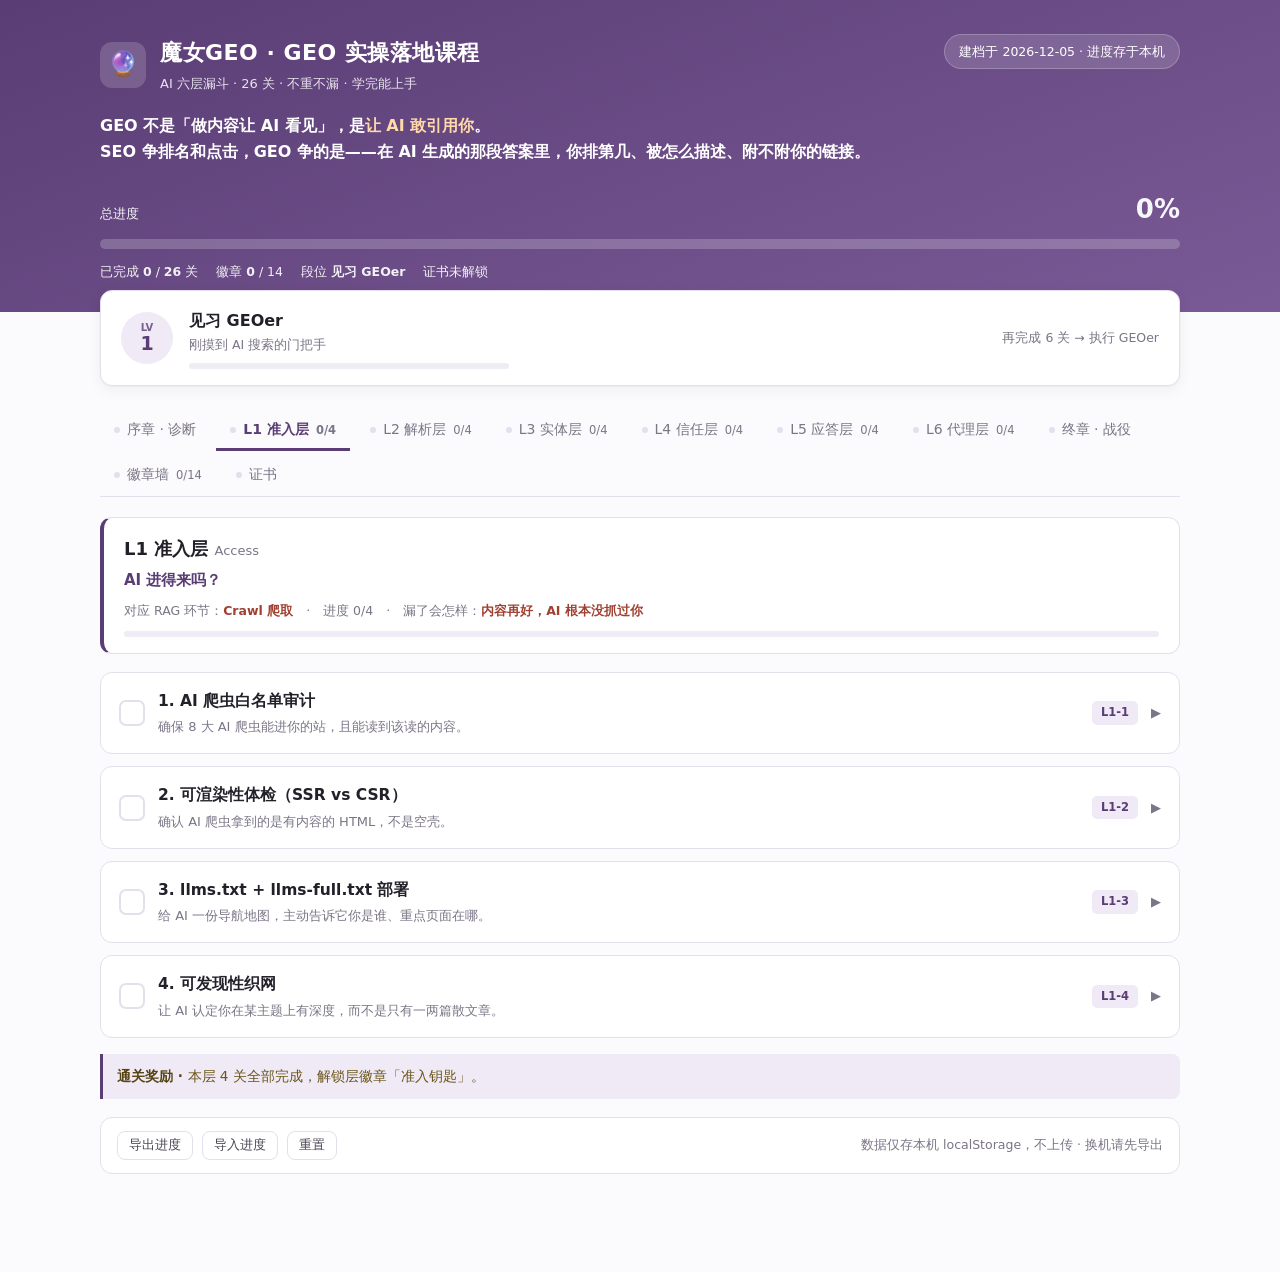
<file: mowna-geo/assets/geo-quest/index.html>
<!DOCTYPE html>
<html lang="zh-CN">
<head>
<meta charset="UTF-8">
<meta name="viewport" content="width=device-width, initial-scale=1">
<title>魔女GEO · GEO 实操落地课程</title>
<link rel="stylesheet" href="css/styles.css">
</head>
<body>

<!-- ============ 头部 + 总进度 ============ -->
<header class="hero">
  <div class="hero-in">
    <div class="hero-top">
      <div class="brand">
        <div class="brand-mark">🔮</div>
        <div>
          <h1>魔女GEO · GEO 实操落地课程</h1>
          <div class="sub">AI 六层漏斗 · 26 关 · 不重不漏 · 学完能上手</div>
        </div>
      </div>
      <div class="hero-tag" id="heroTag">进度存于本机浏览器</div>
    </div>

    <p class="hero-claim">
      GEO 不是「做内容让 AI 看见」，是<em>让 AI 敢引用你</em>。<br>
      SEO 争排名和点击，GEO 争的是——在 AI 生成的那段答案里，你排第几、被怎么描述、附不附你的链接。
    </p>

    <div class="prog-block">
      <div class="prog-head">
        <span id="progLabel">总进度</span>
        <span class="pct"><span id="progPct">0</span>%</span>
      </div>
      <div class="prog-bar"><div class="prog-fill" id="progFill"></div></div>
      <div class="prog-meta">
        <span>已完成 <b id="mDone">0</b> / <b id="mTotal">26</b> 关</span>
        <span>徽章 <b id="mBadge">0</b> / 14</span>
        <span>段位 <b id="mLevel">见习 GEOer</b></span>
        <span id="mCert">证书未解锁</span>
      </div>
    </div>
  </div>
</header>

<div class="wrap">

  <!-- ============ 段位条 ============ -->
  <div class="level-strip">
    <div class="level-badge"><span class="lv">LV</span><span class="num" id="lvNum">1</span></div>
    <div class="level-info">
      <div class="nm" id="lvName">见习 GEOer</div>
      <div class="ds" id="lvDesc">刚摸到 AI 搜索的门把手</div>
      <div class="level-mini"><i id="lvBar"></i></div>
    </div>
    <div class="level-next" id="lvNext"></div>
  </div>

  <!-- ============ 导航 ============ -->
  <nav class="tabs" id="tabs"></nav>

  <!-- ============ 主体 ============ -->
  <main id="main"></main>

  <!-- ============ 底部工具条 ============ -->
  <div class="toolbar">
    <button class="btn sm" onclick="APP.exportData()">导出进度</button>
    <button class="btn sm" onclick="APP.importData()">导入进度</button>
    <button class="btn sm ghost" onclick="APP.resetAll()">重置</button>
    <span class="sp"></span>
    <span class="tip">数据仅存本机 localStorage，不上传 · 换机请先导出</span>
  </div>
</div>

<div class="toast" id="toast"></div>
<input type="file" id="fileIn" accept="application/json" style="display:none">

<script src="js/data.js"></script>
<script src="js/store.js"></script>
<script src="js/app.js"></script>
</body>
</html>
</file>
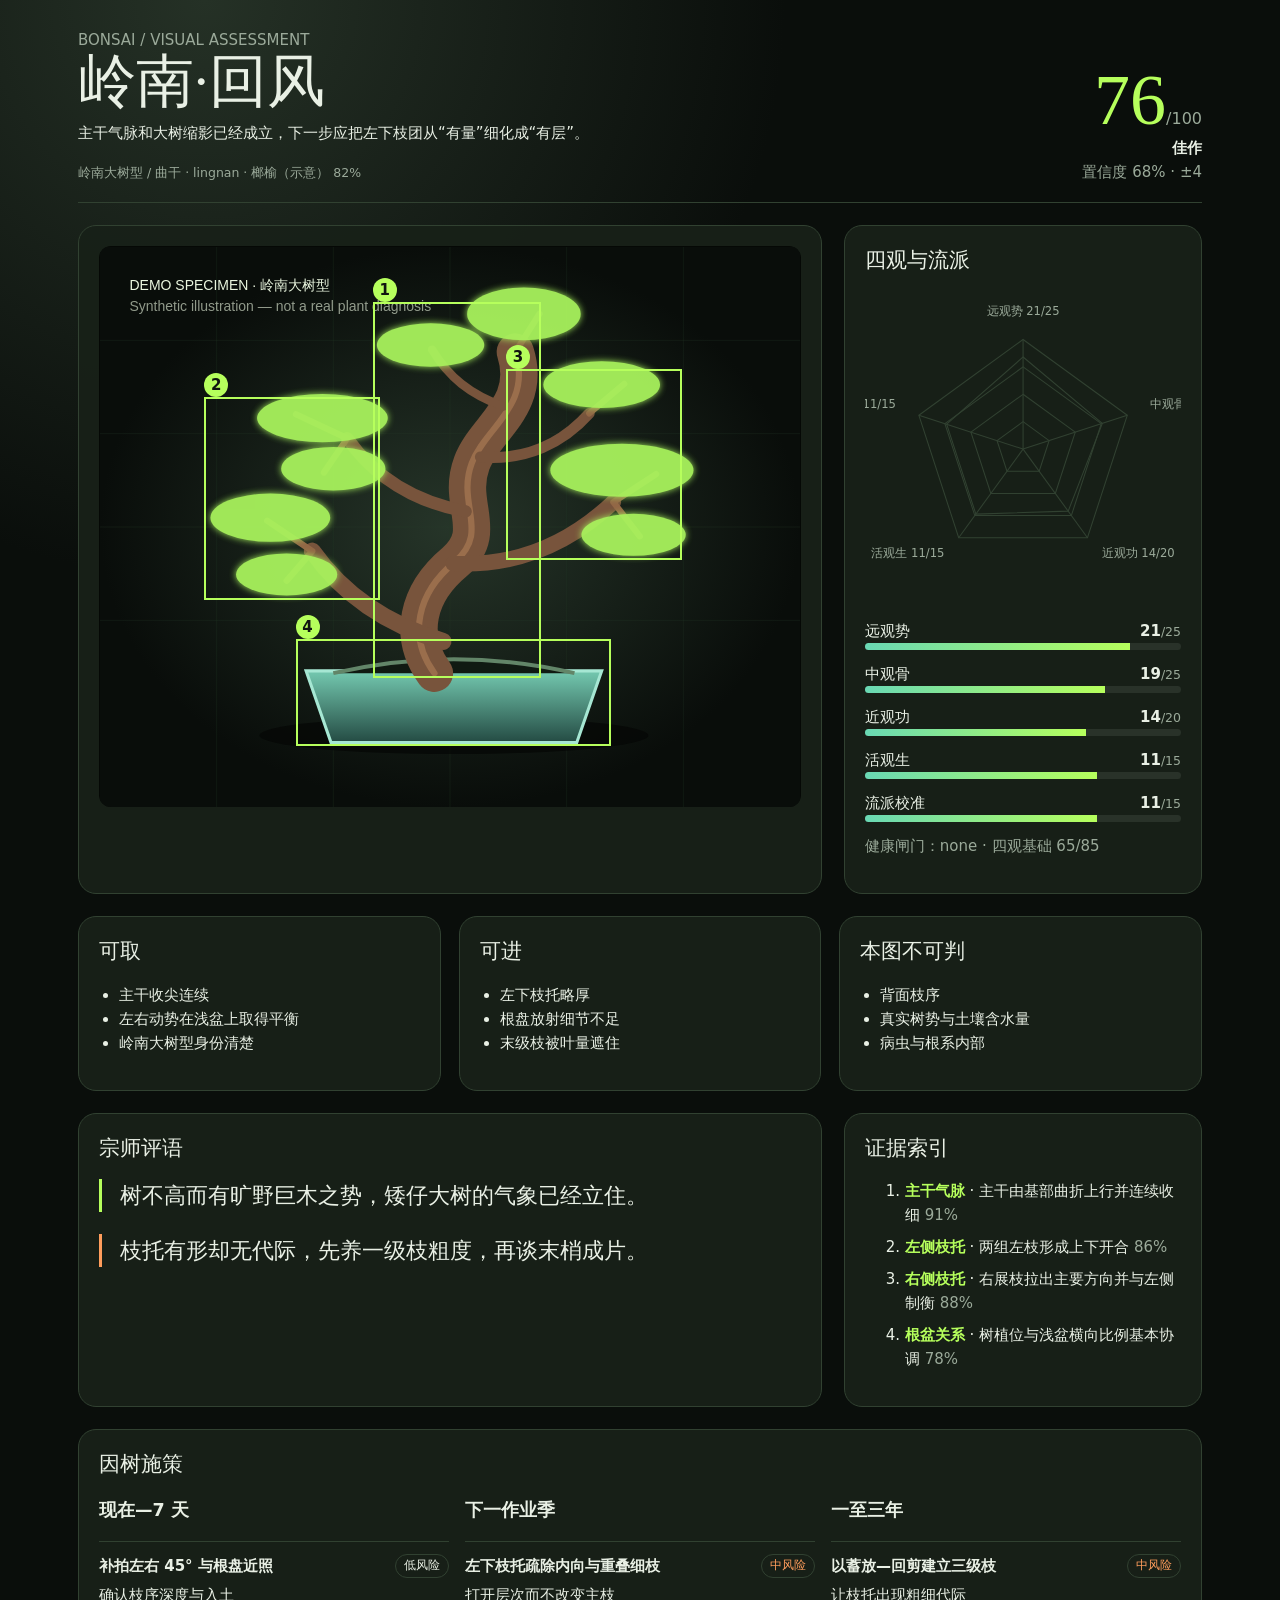
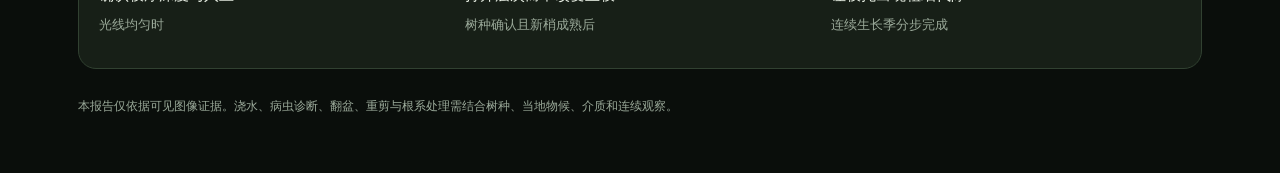
<file: docs/示例_盆景评分报告.html>
<!doctype html><html lang="zh-CN"><head><meta charset="utf-8"><meta name="viewport" content="width=device-width,initial-scale=1"><title>岭南·回风 · 盆景评鉴</title>
<style>
:root{--ink:#e9f0e5;--muted:#9baa9a;--paper:#101510;--panel:#182018;--line:#314131;--moss:#b6ff5c;--jade:#69d8b4;--ember:#ff9d5c;--danger:#ff6b61}*{box-sizing:border-box}body{margin:0;background:radial-gradient(circle at 16% 0,#253126 0,transparent 28%),#0a0e0b;color:var(--ink);font:15px/1.6 system-ui,"Noto Sans SC",sans-serif}main{max-width:1180px;margin:auto;padding:28px}header{display:flex;justify-content:space-between;gap:20px;align-items:end;border-bottom:1px solid var(--line);padding-bottom:18px}h1,h2,h3,p{margin-top:0}h1{font:500 clamp(28px,5vw,58px)/1.05 Georgia,"Noto Serif SC",serif;margin-bottom:8px}h2{font:500 21px Georgia,"Noto Serif SC",serif}.eyebrow,.muted,small{color:var(--muted)}.score{font:500 72px/1 Georgia,serif;color:var(--moss)}.score small{font:16px system-ui;color:var(--muted)}.grade{text-align:right}.grid{display:grid;grid-template-columns:minmax(0,1.35fr) minmax(310px,.65fr);gap:22px;margin-top:22px}.panel{background:color-mix(in srgb,var(--panel) 94%,transparent);border:1px solid var(--line);border-radius:18px;padding:20px}.image-wrap{position:relative;overflow:hidden;border-radius:12px;background:#050805;min-height:420px;display:grid;place-items:center}.image-wrap img{display:block;max-width:100%;max-height:700px;object-fit:contain}.evidence-box{position:absolute;border:2px solid var(--moss);box-shadow:0 0 0 9999px #0000}.evidence-box b{position:absolute;left:-2px;top:-26px;background:var(--moss);color:#101510;width:24px;height:24px;border-radius:50%;text-align:center;line-height:24px}.radar{width:100%;max-width:330px;display:block;margin:auto}.grid polygon,.grid line{fill:none;stroke:var(--line);stroke-width:1}.radar-fill{fill:color-mix(in srgb,var(--moss) 28%,transparent);stroke:var(--moss);stroke-width:2}.radar text{fill:var(--muted);font-size:11px}.bar-row{margin:12px 0}.bar-head{display:flex;justify-content:space-between}.bar-head small{font-weight:400}.track{height:7px;background:#293229;border-radius:9px;overflow:hidden}.track i{display:block;height:100%;background:linear-gradient(90deg,var(--jade),var(--moss))}.quote{font:500 22px/1.5 Georgia,"Noto Serif SC",serif;border-left:3px solid var(--moss);padding-left:18px}.quote.improve{border-color:var(--ember)}.detail-grid{display:grid;grid-template-columns:repeat(3,1fr);gap:18px;margin-top:22px}ul{padding-left:20px}.evidence-list{counter-reset:e}.evidence-list li{margin:8px 0}.evidence-list b{color:var(--moss)}.timeline{display:grid;grid-template-columns:repeat(3,1fr);gap:16px}.action{border-top:1px solid var(--line);padding:12px 0}.action>div{display:flex;justify-content:space-between;gap:10px}.action p{margin:5px 0}.risk{font-size:12px;padding:1px 8px;border-radius:99px;border:1px solid var(--line)}.risk.high{color:var(--danger)}.risk.medium{color:var(--ember)}footer{margin:28px 0;color:var(--muted);font-size:12px}@media(max-width:800px){main{padding:16px}header{align-items:start}.score{font-size:54px}.grid,.detail-grid,.timeline{grid-template-columns:1fr}.image-wrap{min-height:300px}}
</style></head><body><main>
<header><div><div class="eyebrow">BONSAI / VISUAL ASSESSMENT</div><h1>岭南·回风</h1><p>主干气脉和大树缩影已经成立，下一步应把左下枝团从“有量”细化成“有层”。</p><small>岭南大树型 / 曲干 · lingnan · 榔榆（示意） 82%</small></div><div class="grade"><div class="score">76<small>/100</small></div><b>佳作</b><div class="muted">置信度 68% · ±4</div></div></header>
<section class="grid"><div class="panel"><div class="image-wrap"><img src="[data-uri]" alt="被评盆景图"><span class="evidence-box" style="left:39.00%;top:10.00%;width:24.00%;height:67.00%" aria-label="证据 1: 主干气脉"><b>1</b></span><span class="evidence-box" style="left:15.00%;top:27.00%;width:25.00%;height:36.00%" aria-label="证据 2: 左侧枝托"><b>2</b></span><span class="evidence-box" style="left:58.00%;top:22.00%;width:25.00%;height:34.00%" aria-label="证据 3: 右侧枝托"><b>3</b></span><span class="evidence-box" style="left:28.00%;top:70.00%;width:45.00%;height:19.00%" aria-label="证据 4: 根盆关系"><b>4</b></span></div></div><div class="panel"><h2>四观与流派</h2><svg class="radar" viewBox="0 0 300 300" role="img" aria-label="四观与流派雷达图">
      <g class="grid"><polygon points="150.0,124.0 174.7,142.0 165.3,171.0 134.7,171.0 125.3,142.0" /><polygon points="150.0,98.0 199.5,133.9 180.6,192.1 119.4,192.1 100.5,133.9" /><polygon points="150.0,72.0 224.2,125.9 195.8,213.1 104.2,213.1 75.8,125.9" /><polygon points="150.0,46.0 248.9,117.9 211.1,234.1 88.9,234.1 51.1,117.9" /><line x1="150" y1="150" x2="150.0" y2="46.0" /><line x1="150" y1="150" x2="248.9" y2="117.9" /><line x1="150" y1="150" x2="211.1" y2="234.1" /><line x1="150" y1="150" x2="88.9" y2="234.1" /><line x1="150" y1="150" x2="51.1" y2="117.9" /></g>
      <polygon class="radar-fill" points="150.0,62.6 225.2,125.6 192.8,208.9 105.2,211.7 77.5,126.4" />
      <g class="radar-labels"><text x="150.0" y="23.1" text-anchor="middle">远观势 21/25</text><text x="270.7" y="110.8" text-anchor="start">中观骨 19/25</text><text x="224.6" y="252.6" text-anchor="start">近观功 14/20</text><text x="75.4" y="252.6" text-anchor="end">活观生 11/15</text><text x="29.3" y="110.8" text-anchor="end">流派 11/15</text></g>
    </svg><div class="bar-row"><div class="bar-head"><span>远观势</span><b>21<small>/25</small></b></div><div class="track"><i style="width:84.0%"></i></div></div><div class="bar-row"><div class="bar-head"><span>中观骨</span><b>19<small>/25</small></b></div><div class="track"><i style="width:76.0%"></i></div></div><div class="bar-row"><div class="bar-head"><span>近观功</span><b>14<small>/20</small></b></div><div class="track"><i style="width:70.0%"></i></div></div><div class="bar-row"><div class="bar-head"><span>活观生</span><b>11<small>/15</small></b></div><div class="track"><i style="width:73.3%"></i></div></div><div class="bar-row"><div class="bar-head"><span>流派校准</span><b>11<small>/15</small></b></div><div class="track"><i style="width:73.3%"></i></div></div><p class="muted">健康闸门：none · 四观基础 65/85</p></div></section>
<section class="detail-grid"><div class="panel"><h2>可取</h2><ul><li>主干收尖连续</li><li>左右动势在浅盆上取得平衡</li><li>岭南大树型身份清楚</li></ul></div><div class="panel"><h2>可进</h2><ul><li>左下枝托略厚</li><li>根盘放射细节不足</li><li>末级枝被叶量遮住</li></ul></div><div class="panel"><h2>本图不可判</h2><ul><li>背面枝序</li><li>真实树势与土壤含水量</li><li>病虫与根系内部</li></ul></div></section>
<section class="grid"><div class="panel"><h2>宗师评语</h2><p class="quote">树不高而有旷野巨木之势，矮仔大树的气象已经立住。</p><p class="quote improve">枝托有形却无代际，先养一级枝粗度，再谈末梢成片。</p></div><div class="panel"><h2>证据索引</h2><ol class="evidence-list"><li><b>主干气脉</b> · 主干由基部曲折上行并连续收细 <span class="muted">91%</span></li><li><b>左侧枝托</b> · 两组左枝形成上下开合 <span class="muted">86%</span></li><li><b>右侧枝托</b> · 右展枝拉出主要方向并与左侧制衡 <span class="muted">88%</span></li><li><b>根盆关系</b> · 树植位与浅盆横向比例基本协调 <span class="muted">78%</span></li></ol></div></section>
<section class="panel" style="margin-top:22px"><h2>因树施策</h2><div class="timeline"><div><h3>现在—7 天</h3><article class="action"><div><strong>补拍左右 45° 与根盘近照</strong><span class="risk low">低风险</span></div><p>确认枝序深度与入土</p><small>光线均匀时</small></article></div><div><h3>下一作业季</h3><article class="action"><div><strong>左下枝托疏除内向与重叠细枝</strong><span class="risk medium">中风险</span></div><p>打开层次而不改变主枝</p><small>树种确认且新梢成熟后</small></article></div><div><h3>一至三年</h3><article class="action"><div><strong>以蓄放—回剪建立三级枝</strong><span class="risk medium">中风险</span></div><p>让枝托出现粗细代际</p><small>连续生长季分步完成</small></article></div></div></section>
<footer>本报告仅依据可见图像证据。浇水、病虫诊断、翻盆、重剪与根系处理需结合树种、当地物候、介质和连续观察。</footer>
</main></body></html>
</file>
<file: mowna-geo/assets/geo-quest/css/styles.css>
/* 魔女GEO · 学习台样式
 * 浅色主题 · 紫 #5A3D75 主色 + 朱砂 #A04030 强调
 */

:root {
  --purple: #5A3D75;
  --purple-l: #7A5A96;
  --purple-xl: #EFEAF5;
  --purple-xxl: #F7F4FA;
  --cinnabar: #A04030;
  --cinnabar-l: #C4644F;
  --cinnabar-xl: #FBEDEA;
  --ink: #23202A;
  --ink-2: #4A4553;
  --ink-3: #7B7586;
  --line: #E4DFEC;
  --line-2: #F0ECF5;
  --bg: #FBFAFC;
  --card: #FFFFFF;
  --ok: #4B6B3C;
  --ok-xl: #EDF3EA;
  --warn: #8A6D3B;
  --warn-xl: #F7F1E4;
  --gold: #B8892B;
  --gold-xl: #FBF3E0;
  --radius: 12px;
  --radius-s: 8px;
  --shadow: 0 1px 2px rgba(35, 32, 42, .04), 0 4px 16px rgba(35, 32, 42, .05);
  --shadow-l: 0 2px 8px rgba(90, 61, 117, .10), 0 12px 40px rgba(35, 32, 42, .08);
}

* { box-sizing: border-box; }

html, body {
  margin: 0; padding: 0;
  background: var(--bg);
  color: var(--ink);
  font-family: "PingFang SC", "Hiragino Sans GB", "Microsoft YaHei", "Source Han Sans SC", system-ui, -apple-system, sans-serif;
  font-size: 15px;
  line-height: 1.7;
  -webkit-font-smoothing: antialiased;
}

button { font-family: inherit; cursor: pointer; }
input, textarea, select { font-family: inherit; font-size: 14px; }

/* ============ 布局 ============ */
.wrap { max-width: 1120px; margin: 0 auto; padding: 0 20px 80px; }

/* ============ 头部 ============ */
.hero {
  background: linear-gradient(160deg, #5A3D75 0%, #7A5A96 100%);
  color: #fff;
  padding: 34px 0 30px;
  margin-bottom: 0;
}
.hero-in { max-width: 1120px; margin: 0 auto; padding: 0 20px; }
.hero-top { display: flex; align-items: flex-start; justify-content: space-between; gap: 20px; flex-wrap: wrap; }
.brand { display: flex; align-items: center; gap: 14px; }
.brand-mark {
  width: 46px; height: 46px; border-radius: 12px;
  background: rgba(255,255,255,.16);
  display: flex; align-items: center; justify-content: center;
  font-size: 24px; flex: none;
}
.brand h1 { margin: 0; font-size: 22px; font-weight: 700; letter-spacing: .5px; }
.brand .sub { font-size: 13px; opacity: .85; margin-top: 2px; }
.hero-tag {
  background: rgba(255,255,255,.14); border: 1px solid rgba(255,255,255,.22);
  padding: 6px 14px; border-radius: 999px; font-size: 12.5px; white-space: nowrap;
}
.hero-claim {
  margin: 18px 0 0; font-size: 16px; font-weight: 600; line-height: 1.6;
}
.hero-claim em { font-style: normal; color: #FFD9A8; }

/* ============ 进度总条 ============ */
.prog-block { margin-top: 22px; }
.prog-head {
  display: flex; justify-content: space-between; align-items: baseline;
  font-size: 13px; margin-bottom: 8px; opacity: .95;
}
.prog-head .pct { font-size: 26px; font-weight: 700; }
.prog-bar {
  height: 10px; background: rgba(255,255,255,.20); border-radius: 999px; overflow: hidden;
}
.prog-fill {
  height: 100%; width: 0;
  background: linear-gradient(90deg, #FFD9A8 0%, #F2B880 100%);
  border-radius: 999px; transition: width .5s cubic-bezier(.4,0,.2,1);
}
.prog-meta { display: flex; gap: 18px; margin-top: 12px; font-size: 12.5px; flex-wrap: wrap; opacity: .92; }
.prog-meta b { font-weight: 700; }

/* ============ 段位条 ============ */
.level-strip {
  background: var(--card); border: 1px solid var(--line);
  border-radius: var(--radius); padding: 16px 20px; margin: -22px auto 0;
  max-width: 1080px; position: relative; box-shadow: var(--shadow);
  display: flex; align-items: center; gap: 16px; flex-wrap: wrap;
}
.level-badge {
  width: 52px; height: 52px; flex: none; border-radius: 50%;
  background: var(--purple-xl); color: var(--purple);
  display: flex; flex-direction: column; align-items: center; justify-content: center;
  font-weight: 700; line-height: 1.1;
}
.level-badge .lv { font-size: 10px; opacity: .8; }
.level-badge .num { font-size: 19px; }
.level-info { flex: 1; min-width: 200px; }
.level-info .nm { font-weight: 700; font-size: 16px; }
.level-info .ds { font-size: 12.5px; color: var(--ink-3); }
.level-mini { height: 6px; background: var(--line-2); border-radius: 999px; margin-top: 7px; overflow: hidden; max-width: 320px; }
.level-mini i { display: block; height: 100%; background: var(--purple); border-radius: 999px; transition: width .4s; }
.level-next { font-size: 12.5px; color: var(--ink-3); text-align: right; }

/* ============ 导航 ============ */
.tabs {
  display: flex; gap: 6px; margin: 26px 0 20px; flex-wrap: wrap;
  border-bottom: 1px solid var(--line); padding-bottom: 0;
}
.tab {
  background: none; border: none; border-bottom: 3px solid transparent;
  padding: 9px 14px; font-size: 14px; color: var(--ink-3);
  border-radius: var(--radius-s) var(--radius-s) 0 0; transition: .15s;
  display: flex; align-items: center; gap: 7px;
}
.tab:hover { color: var(--purple); background: var(--purple-xxl); }
.tab.on { color: var(--purple); font-weight: 700; border-bottom-color: var(--purple); }
.tab .dot { width: 6px; height: 6px; border-radius: 50%; background: var(--line); }
.tab.done .dot { background: var(--ok); }
.tab .cnt { font-size: 11.5px; color: var(--ink-3); }

/* ============ 层介绍 ============ */
.layer-head {
  background: var(--card); border: 1px solid var(--line); border-left: 4px solid var(--purple);
  border-radius: var(--radius); padding: 16px 20px; margin-bottom: 18px;
}
.layer-head h2 { margin: 0 0 4px; font-size: 18px; }
.layer-head .q { font-size: 15px; color: var(--purple); font-weight: 600; }
.layer-head .meta { font-size: 12.5px; color: var(--ink-3); margin-top: 6px; }
.layer-head .meta b { color: var(--cinnabar); }

/* ============ 关卡卡 ============ */
.node {
  background: var(--card); border: 1px solid var(--line); border-radius: var(--radius);
  margin-bottom: 12px; overflow: hidden; transition: box-shadow .18s, border-color .18s;
}
.node:hover { box-shadow: var(--shadow); }
.node.open { border-color: var(--purple-l); box-shadow: var(--shadow-l); }
.node.done { background: linear-gradient(180deg, #FCFCFD 0%, #F8FBF7 100%); border-color: #D8E4D2; }

.node-hd {
  display: flex; align-items: center; gap: 13px; padding: 15px 18px; cursor: pointer; user-select: none;
}
.chk {
  width: 26px; height: 26px; flex: none; border-radius: 7px;
  border: 2px solid var(--line); background: var(--card);
  display: flex; align-items: center; justify-content: center;
  font-size: 14px; color: transparent; transition: .15s;
}
.chk:hover { border-color: var(--purple-l); }
.node.done .chk { background: var(--ok); border-color: var(--ok); color: #fff; }
.node.doing .chk { border-color: var(--purple); background: var(--purple-xl); color: var(--purple); }

.node-ttl { flex: 1; min-width: 0; }
.node-ttl .t { font-weight: 600; font-size: 15.5px; }
.node.done .node-ttl .t { color: var(--ink-2); }
.node-ttl .g { font-size: 13px; color: var(--ink-3); margin-top: 2px; }
.node-tag {
  font-size: 11.5px; padding: 2px 9px; border-radius: 5px; flex: none;
  background: var(--purple-xl); color: var(--purple); font-weight: 600;
}
.node.done .node-tag { background: var(--ok-xl); color: var(--ok); }
.node-arrow { color: var(--ink-3); font-size: 13px; flex: none; transition: transform .2s; }
.node.open .node-arrow { transform: rotate(90deg); }

.node-bd { display: none; padding: 0 18px 18px; border-top: 1px solid var(--line-2); }
.node.open .node-bd { display: block; }

.sec { margin-top: 16px; }
.sec h4 {
  margin: 0 0 7px; font-size: 13px; color: var(--purple); font-weight: 700;
  display: flex; align-items: center; gap: 6px;
}
.sec ul { margin: 0; padding-left: 19px; }
.sec li { font-size: 14px; margin-bottom: 5px; color: var(--ink-2); }
.sec li b { color: var(--ink); }

.pill-row { display: flex; flex-wrap: wrap; gap: 6px; }
.pill {
  font-size: 12.5px; padding: 4px 11px; border-radius: 999px;
  background: var(--purple-xxl); color: var(--ink-2); border: 1px solid var(--line);
}
.pill.ok { background: var(--ok-xl); color: var(--ok); border-color: #D8E4D2; }
.pill.warn { background: var(--warn-xl); color: var(--warn); border-color: #EBDFC4; }

.fact {
  background: var(--gold-xl); border-left: 3px solid var(--gold);
  padding: 11px 14px; border-radius: 0 var(--radius-s) var(--radius-s) 0;
  font-size: 13.5px; color: #6B5518; margin-top: 16px;
}
.fact b { color: #564312; }

.redline {
  background: var(--cinnabar-xl); border-left: 3px solid var(--cinnabar);
  padding: 11px 14px; border-radius: 0 var(--radius-s) var(--radius-s) 0;
  font-size: 13px; color: #7A2F22; margin-top: 12px;
}

.note-box { margin-top: 16px; }
.note-box label { font-size: 13px; color: var(--ink-3); display: block; margin-bottom: 5px; }
.note-box textarea, .note-box input {
  width: 100%; border: 1px solid var(--line); border-radius: var(--radius-s);
  padding: 9px 11px; background: #FDFDFF; resize: vertical; min-height: 62px;
}
.note-box textarea:focus, .note-box input:focus {
  outline: none; border-color: var(--purple-l); background: #fff;
  box-shadow: 0 0 0 3px rgba(90,61,117,.07);
}

.btn-row { display: flex; gap: 9px; margin-top: 16px; flex-wrap: wrap; }
.btn {
  border: 1px solid var(--line); background: var(--card); color: var(--ink-2);
  padding: 7px 15px; border-radius: var(--radius-s); font-size: 13.5px; transition: .15s;
}
.btn:hover { border-color: var(--purple-l); color: var(--purple); }
.btn.primary { background: var(--purple); border-color: var(--purple); color: #fff; }
.btn.primary:hover { background: var(--purple-l); border-color: var(--purple-l); color: #fff; }
.btn.ok { background: var(--ok); border-color: var(--ok); color: #fff; }
.btn.ghost { background: transparent; }
.btn.sm { padding: 5px 11px; font-size: 12.5px; }

/* ============ 徽章墙 ============ */
.badge-grid {
  display: grid; grid-template-columns: repeat(auto-fill, minmax(168px, 1fr)); gap: 12px;
}
.badge {
  background: var(--card); border: 1px solid var(--line); border-radius: var(--radius);
  padding: 16px 14px; text-align: center; transition: .18s;
}
.badge.off { opacity: .5; filter: grayscale(1); }
.badge.on { border-color: var(--gold); background: linear-gradient(180deg, #FFFDF7 0%, #FBF3E0 100%); }
.badge .ic { font-size: 30px; line-height: 1; }
.badge .nm { font-weight: 700; font-size: 14px; margin-top: 8px; }
.badge .ds { font-size: 12px; color: var(--ink-3); margin-top: 4px; line-height: 1.5; }
.badge .st { font-size: 11px; margin-top: 8px; color: var(--ink-3); }
.badge.on .st { color: var(--gold); font-weight: 600; }
.badge .tog { margin-top: 9px; }

/* ============ 证书 ============ */
.cert-panel {
  background: var(--card); border: 1px solid var(--line);
  border-radius: var(--radius); padding: 22px; margin-top: 16px;
}
.cert-form { display: grid; grid-template-columns: repeat(auto-fit, minmax(180px, 1fr)); gap: 14px; }
.cert-form label { font-size: 13px; color: var(--ink-3); display: block; margin-bottom: 5px; }
.cert-form input {
  width: 100%; border: 1px solid var(--line); border-radius: var(--radius-s); padding: 8px 11px;
}
.cert-form input:focus { outline: none; border-color: var(--purple-l); box-shadow: 0 0 0 3px rgba(90,61,117,.07); }
.blocker {
  background: var(--warn-xl); border: 1px solid #EBDFC4; border-radius: var(--radius-s);
  padding: 12px 15px; font-size: 13.5px; color: var(--warn); margin-bottom: 16px;
}
.blocker ul { margin: 6px 0 0; padding-left: 19px; }

/* 证书本体（打印主体） */
.cert-sheet {
  display: none;
  background: #fff; border: 2px solid var(--purple);
  border-radius: 6px; padding: 46px 52px; margin-top: 22px; position: relative;
  box-shadow: var(--shadow-l);
}
.cert-sheet.show { display: block; }
.cert-sheet::before {
  content: ''; position: absolute; inset: 11px; border: 1px solid var(--purple-l); border-radius: 3px; pointer-events: none;
}
.cert-title { text-align: center; font-size: 27px; font-weight: 700; color: var(--purple); letter-spacing: 3px; }
.cert-sub { text-align: center; font-size: 12.5px; color: var(--ink-3); margin-top: 8px; letter-spacing: 2px; }
.cert-rule { height: 2px; background: var(--purple); width: 72px; margin: 20px auto; }
.cert-name { text-align: center; font-size: 30px; font-weight: 700; margin: 18px 0 6px; }
.cert-line { text-align: center; font-size: 14px; color: var(--ink-2); line-height: 2; }
.cert-metrics { display: grid; grid-template-columns: repeat(4, 1fr); gap: 12px; margin: 26px 0; }
.cert-metric { text-align: center; padding: 13px 8px; background: var(--purple-xxl); border-radius: var(--radius-s); }
.cert-metric .k { font-size: 12px; color: var(--ink-3); }
.cert-metric .v { font-size: 17px; font-weight: 700; color: var(--purple); margin-top: 5px; }
.cert-metric .d { font-size: 12px; margin-top: 3px; }
.cert-metric .d.up { color: var(--cinnabar); font-weight: 600; }
.cert-metric .d.down { color: var(--ok); font-weight: 600; }
.cert-layers { display: grid; grid-template-columns: repeat(3, 1fr); gap: 8px; margin: 20px 0; }
.cert-layer { font-size: 12px; padding: 7px 10px; background: var(--purple-xxl); border-radius: var(--radius-s); }
.cert-layer b { color: var(--purple); }
.cert-foot {
  display: flex; justify-content: space-between; align-items: flex-end;
  margin-top: 32px; font-size: 12px; color: var(--ink-3);
}
.cert-seal { text-align: center; }
.cert-seal .no { font-size: 11px; letter-spacing: 1px; }
.cert-seal .mk { font-size: 26px; margin-bottom: 2px; }

/* ============ 工具条 ============ */
.toolbar {
  display: flex; gap: 9px; flex-wrap: wrap; align-items: center;
  margin: 18px 0; padding: 13px 16px;
  background: var(--card); border: 1px solid var(--line); border-radius: var(--radius);
}
.toolbar .sp { flex: 1; }
.toolbar .tip { font-size: 12.5px; color: var(--ink-3); }

.panel-title { font-size: 17px; font-weight: 700; margin: 28px 0 4px; }
.panel-desc { font-size: 13.5px; color: var(--ink-3); margin-bottom: 14px; }

.empty { text-align: center; padding: 50px 20px; color: var(--ink-3); font-size: 14px; }

.toast {
  position: fixed; bottom: 26px; left: 50%; transform: translateX(-50%) translateY(14px);
  background: var(--ink); color: #fff; padding: 10px 20px; border-radius: 999px;
  font-size: 13.5px; opacity: 0; pointer-events: none; transition: .25s; z-index: 99;
}
.toast.show { opacity: 1; transform: translateX(-50%) translateY(0); }

/* ============ 打印 ============ */
@media print {
  body * { visibility: hidden !important; }
  .cert-sheet, .cert-sheet * { visibility: visible !important; }
  .cert-sheet {
    position: absolute; left: 0; top: 0; width: 100%; margin: 0;
    border: 2px solid #5A3D75; box-shadow: none; border-radius: 0;
    -webkit-print-color-adjust: exact; print-color-adjust: exact;
  }
  @page { margin: 14mm; }
}

@media (max-width: 720px) {
  .hero { padding: 24px 0 24px; }
  .brand h1 { font-size: 19px; }
  .cert-metrics { grid-template-columns: repeat(2, 1fr); }
  .cert-layers { grid-template-columns: repeat(2, 1fr); }
  .cert-sheet { padding: 30px 24px; }
  .cert-name { font-size: 24px; }
  .tabs { gap: 2px; }
  .tab { padding: 8px 10px; font-size: 13px; }
}
</file>
